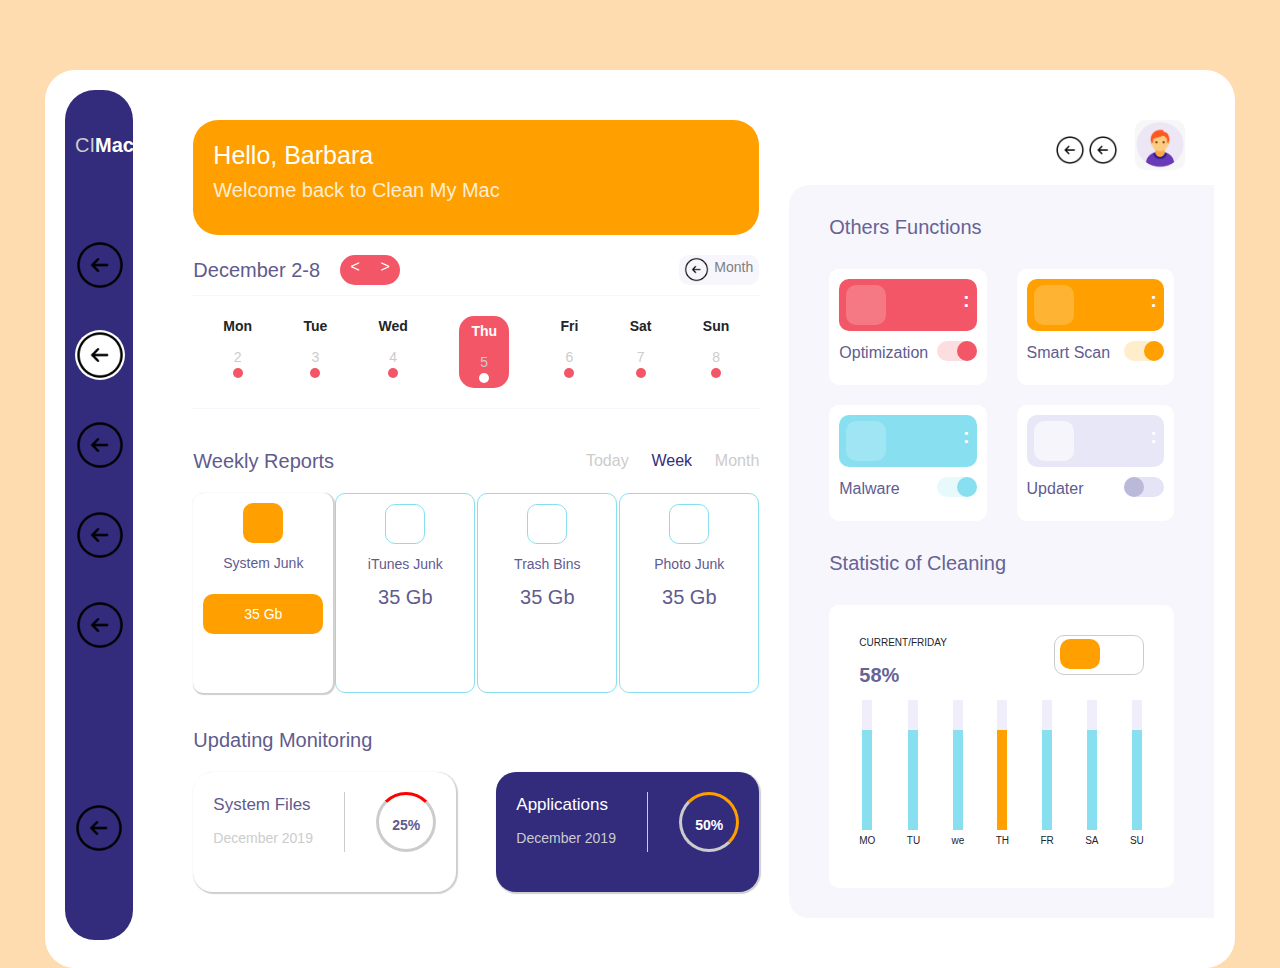
<file: index.html>
<!DOCTYPE html>
<html lang="en">
<head>
    <meta charset="UTF-8">
    <meta name="viewport" content="width=device-width, initial-scale=1.0">
    <meta http-equiv="X-UA-Compatible" content="ie=edge">
    <title>AppNews</title>

    <!-- Mes styles -->
    <link rel="stylesheet" href="css/bootstrap.min.css">
    <link rel="stylesheet" href="css/styles.css">
</head>
<body>

    <!-- Main Content -->
    <div class="mainContent">
        <div class="container-fluid">

            <div class="content">
                <!-- SideBar -->
                <div class="row">
                    <div class="col-xs-12 col-sm-12 col-md-1 col-lg-1 col-xl-1">
                        <div class="sideBar">
                            <div class="sideBar__Title">
                                <p>CI<span>Mac</span></p>
                            </div>
                            <div class="sideBarIcon text-center">
                                <div class="icon">
                                    <a href="#"><img src="img/icon.png" alt="" class="img-fluid"></a>
                                </div>
                                <div style="background-color: white;" class="icon">
                                    <a href="index.html"><img src="img/icon.png" alt="" class="img-fluid"></a>
                                </div>
                                <div class="icon">
                                    <a href="#"><img src="img/icon.png" alt="" class="img-fluid"></a>
                                </div>
                                <div class="icon">
                                    <a href="#"><img src="img/icon.png" alt="" class="img-fluid"></a>
                                </div>
                                <div class="icon">
                                    <a href="#"><img src="img/icon.png" alt="" class="img-fluid"></a>
                                </div>
                                <div class="icon iconbas">
                                    <a href="form.html"><img src="img/icon.png" alt="" class="img-fluid"></a>
                                </div>
                            </div>
                        </div>
                    </div>
                    
                    <!-- Contenu Du Milieu -->
                    <div class="col-xs-12 col-sm-12 col-md-11 col-lg-11 col-xl-11">
                        <div class="contenuMilieu">
                            <div class="row">
                                <div class="col-xs-12 col-sm-12 col-md-7 col-lg-7 col-xl-7"">
                                    <div class="cardHello d-flex">
                                        <div class="cardHello__text">
                                            <h2>Hello, Barbara</h2>
                                            <p>Welcome back to Clean My Mac</p>
                                        </div>
                                        <div class="cardHello__Pic">
                                            <img scr="img/avatar1.png" alt="" class="img-fluid">
                                        </div>
                                    </div>
                                    <div class="calendar">
                                        <div class="month d-flex">
                                            <div class="december d-flex">
                                                <p>December 2-8</p>
                                                <div class="decemberFleche d-flex">
                                                    <a href="#"><</a>
                                                    <a href="#">></a>
                                                </div>
                                            </div>
                                            <div class="month2 d-flex">
                                                <img src="img/icon.png" alt="" class="img-fluid">
                                                <p>Month</p>
                                            </div>
                                        </div>
                                        <div class="calendarContent d-flex">
                                            <div class="day">
                                                <p>Mon</p>
                                                <span>2</span>
                                                <div class="point1"></div>
                                            </div>
                                            <div class="day">
                                                <p>Tue</p>
                                                <span>3</span>
                                                <div class="point1"></div>
                                            </div>
                                            <div class="day">
                                                <p>Wed</p>
                                                <span>4</span>
                                                <div class="point1"></div>
                                            </div>
                                            <div class="day rouge">
                                                <p>Thu</p>
                                                <span>5</span>
                                                <div class="point1"></div>
                                            </div>
                                            <div class="day">
                                                <p>Fri</p>
                                                <span>6</span>
                                                <div class="point1"></div>
                                            </div>
                                            <div class="day">
                                                <p>Sat</p>
                                                <span>7</span>
                                                <div class="point1"></div>
                                            </div>
                                            <div class="day">
                                                <p>Sun</p>
                                                <span>8</span>
                                                <div class="point1"></div>
                                            </div>
                                        </div>
                                    </div>
                                    <div class="weekly">
                                        <div class="weeklyReport d-flex">
                                            <h2>Weekly Reports</h2>
                                            <div class="weeklyLinks">
                                                <a href="#">Today</a>
                                                <a href="#" style="color: #332b7c;">Week</a>
                                                <a href="#">Month</a>
                                            </div>
                                        </div>
                                        <div class="weeklyCard d-flex">
                                            <div class="weekly__cardContent card1">
                                                <div class="iconWeekly icon1">

                                                </div>
                                                <p>System Junk</p>
                                                <div class="cardInCard">
                                                    <p>35 Gb</p>
                                                </div>
                                            </div>
                                            <div class="weekly__cardContent">
                                                <div class="iconWeekly">
                                            
                                                </div>
                                                <p>iTunes Junk</p>
                                                <h2>35 Gb</h2>
                                            </div>
                                            <div class="weekly__cardContent">
                                                <div class="iconWeekly">
                                            
                                                </div>
                                                <p>Trash Bins</p>
                                                <h2>35 Gb</h2>
                                            </div>
                                            <div class="weekly__cardContent">
                                                <div class="iconWeekly">
                                            
                                                </div>
                                                <p>Photo Junk</p>
                                                    <h2>35 Gb</h2>
                                                </div>
                                            </div>
                                    </div>
                                    <div class="update mt-4">
                                        <h2>Updating Monitoring</h2>
                                        <div class="updateCard d-flex">
                                            <div class="updateCard1 d-flex">
                                                <div class="updateCard1__text">
                                                    <p>System Files</p>
                                                    <span>December 2019</span>
                                                </div>
                                                <div class="trait"></div>
                                                <div class="percentUdapte">
                                                    <p>25%</p>
                                                </div>
                                            </div>
                                            <div class="updateCard2 d-flex">
                                                <div class="updateCard1__text">
                                                    <p>Applications</p>
                                                    <span>December 2019</span>
                                                </div>
                                                <div class="trait"></div>
                                                <div class="percentUdapte orangepercent">
                                                    <p>50%</p>
                                                </div>
                                            </div>
                                        </div>
                                    </div>
                                    </div>
                                    <div class="col-xs-12 col-sm-12 col-md-5 col-lg-5 col-xl-5"">
                                        <div class="contenuDroit">
                                            <div class="profile d-flex">
                                                <div class="iconProfile">
                                                    <img src="img/icon.png" alt="" class="img-fluid">
                                                    <img src="img/icon.png" alt="" class="img-fluid">
                                                </div>
                                                <div class="picProfile">
                                                    <img src="img/avatar1.png" alt="" class="img-fluid">
                                                </div>
                                            </div>
                                            <div class="bigCard">
                                                <div class="function">
                                                    <h2 style="color: #676394;">Others Functions</h2>
                                                    <div class="cardFunction">
                                                        <div class="row">
                                                            <div class="col-xs-12 col-sm-12 col-md-6 col-lg-6 col-xl-6">
                                                                <div class="cardFunction__content">
                                                                    <div class="contentHaut d-flex">
                                                                        <div class="iconFunction">

                                                                        </div>
                                                                        <a href="#">:</a>
                                                                    </div>
                                                                    <div class="contentBas d-flex">
                                                                        <p>Optimization</p>
                                                                        <div class="contentBasButton">
                                                                            <div  class="button"></div>
                                                                        </div>
                                                                    </div>
                                                                </div>
                                                            </div>
                                                            <div class="col-xs-12 col-sm-12 col-md-6 col-lg-6 col-xl-6">
                                                                <div class="cardFunction__content">
                                                                    <div class="contentHaut contentHaut2 d-flex">
                                                                        <div class="iconFunction iconFunction2">
                                                            
                                                                        </div>
                                                                        <a href="#">:</a>
                                                                    </div>
                                                                    <div class="contentBas d-flex">
                                                                        <p>Smart Scan</p>
                                                                        <div class="contentBasButton contentBasButton2">
                                                                            <div class="button button2"></div>
                                                                        </div>
                                                                    </div>
                                                                </div>
                                                            </div>
                                                            <div class="col-xs-12 col-sm-12 col-md-6 col-lg-6 col-xl-6">
                                                                <div class="cardFunction__content">
                                                                    <div class="contentHaut contentHaut3 d-flex">
                                                                        <div class="iconFunction iconFunction3">
                                                            
                                                                        </div>
                                                                        <a href="#">:</a>
                                                                    </div>
                                                                    <div class="contentBas d-flex">
                                                                        <p>Malware</p>
                                                                        <div class="contentBasButton contentBasButton3">
                                                                            <div class="button button3"></div>
                                                                        </div>
                                                                    </div>
                                                                </div>
                                                            </div>
                                                            <div class="col-xs-12 col-sm-12 col-md-6 col-lg-6 col-xl-6">
                                                                <div class="cardFunction__content">
                                                                    <div class="contentHaut contentHaut4 d-flex">
                                                                        <div class="iconFunction iconFunction4">
                                                            
                                                                        </div>
                                                                        <a href="#">:</a>
                                                                    </div>
                                                                    <div class="contentBas d-flex">
                                                                        <p>Updater</p>
                                                                        <div class="contentBasButton contentBasButton4">
                                                                            <div class="button button4"></div>
                                                                        </div>
                                                                    </div>
                                                                </div>
                                                            </div>
                                                        </div>
                                                    </div>
                                                    <div class="statistic">
                                                        <h2 style="color: #676394;">Statistic of Cleaning</h2>
                                                        <div class="statisticCard">
                                                            <div class="current d-flex">
                                                                <div class="curentText">
                                                                    <p>CURRENT/FRIDAY</p>
                                                                    <p style="color: #676394; font-weight: bold; font-size: 2rem;">58%</p>
                                                                </div>
                                                                <div class="currentButton">
                                                                    <div class="graphButton"></div>
                                                                </div>
                                                            </div>
                                                            <div class="graph d-flex">
                                                                <div class="dayGraph">
                                                                    <div class="dayGraphStat mb-1">
                                                                        <div class="graphColor"></div>
                                                                    </div>
                                                                    <p>MO</p>
                                                                </div>
                                                                <div class="dayGraph">
                                                                    <div class="dayGraphStat mb-1">
                                                                        <div class="graphColor"></div>
                                                                    </div>
                                                                    <p>TU</p>
                                                                </div>
                                                                <div class="dayGraph">
                                                                    <div class="dayGraphStat mb-1">
                                                                        <div class="graphColor"></div>
                                                                    </div>
                                                                    <p>we</p>
                                                                </div>
                                                                <div class="dayGraph">
                                                                    <div style="background-color: #ffa000;"  class="dayGraphStat mb-1">
                                                                        <div class="graphColor"></div>
                                                                    </div>
                                                                    <p>TH</p>
                                                                </div>
                                                                <div class="dayGraph">
                                                                    <div class="dayGraphStat mb-1">
                                                                        <div class="graphColor"></div>
                                                                    </div>
                                                                    <p>FR</p>
                                                                </div>
                                                                <div class="dayGraph">
                                                                    <div class="dayGraphStat mb-1">
                                                                        <div class="graphColor"></div>
                                                                    </div>
                                                                    <p>SA</p>
                                                                </div>
                                                                <div class="dayGraph">
                                                                    <div class="dayGraphStat mb-1">
                                                                        <div class="graphColor"></div>
                                                                    </div>
                                                                    <p>SU</p>
                                                                </div>
                                                            </div>
                                                        </div>
                                                    </div>
                                                </div>
                                            </div>
                                        </div>
                                    </div>
                                </div>
                            </div>
                        </div>
                    </div>
                </div>
            </div>

        </div>
    </div>

    
    

    <script src="js/jquery.min.js"></script>
    <script src="js/bootstrap.min.js"></script>
</body>
</html>
</file>
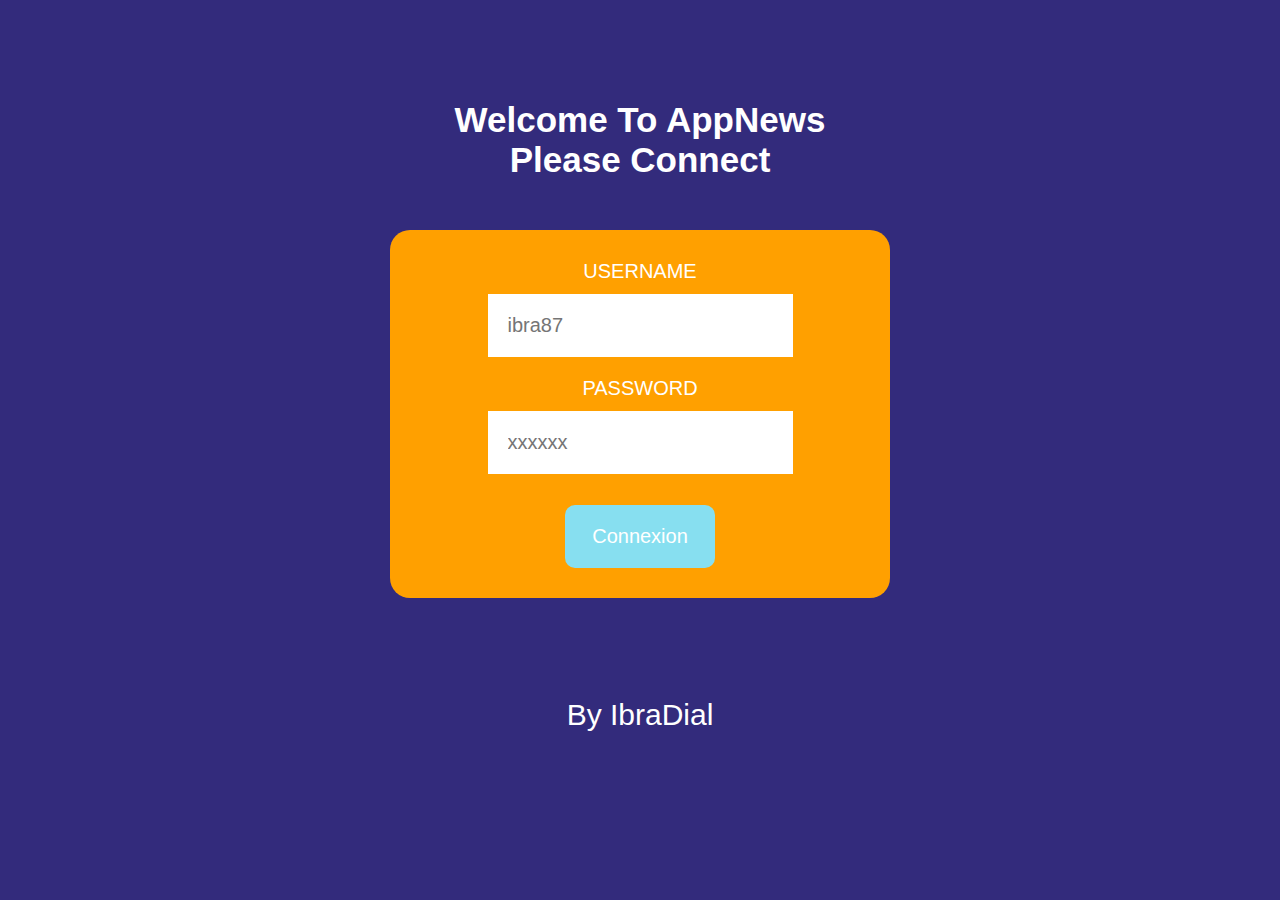
<file: form.html>
<!DOCTYPE html>
<html lang="en">
<head>
    <meta charset="UTF-8">
    <meta name="viewport" content="width=device-width, initial-scale=1.0">
    <title>CONNEXION APPNEWS</title>
    <link rel="stylesheet" href="css/form.css">
    <link rel="stylesheet" href="css/styles.css">
</head>
<body style="background-color: #332b7c;">

    <!-- Formulaire -->
    <div class="container">
        <div class="formulaire">
            <h1>Welcome To AppNews <br> Please Connect</h1>
            <form action="">
                <label for="username">USERNAME</label><br><br>
                <input id="username" type="text" placeholder="ibra87"><br>
                <label for="password">PASSWORD</label><br><br>
                <input id="password" type="password" placeholder="xxxxxx"><br><br>
                <div><a href="index.html">Connexion</a></div>
            </form>
        </div>
    </div>

    <footer>By IbraDial</footer>
    
</body>
</html>
</file>
<file: css/styles.css>
:root
{
    --color-font: #fedcb0;
    --color-side: #332b7c;
    --color-orange: #ffa000;
    --color-red: #f35666;
    --color-green: #87dff0;
}

/* _____ GENERAL _____*/
*
{
    margin: 0;
    padding: 0;
    box-sizing: inherit;
}

html
{
    font-size: 62.5%;
    scroll-behavior: smooth;
}

body
{
    font-size: 1rem;
    box-sizing: border-box;
    font-family: 'Roboto', sans-serif;
}

/* Main content CSS */

.mainContent
{
    min-height: 100vh;
    width: 100%;
    background-color: var(--color-font);
    padding: 7rem 3rem 0 3rem;
}

.content
{
    min-height: 50rem;
    width: 100%;
    background-color: white;
    border-radius: 3rem;
    padding: 2rem;
}

/* SideBar CSS */

.sideBar
{
    min-height: 85rem;
    width: 100%;
    background-color: var(--color-side);
    padding: 1rem;
    border-radius: 3rem;
    position: relative;
}

.sideBar__Title 
{
    padding: 3rem 0;
    text-align: center;
}

.sideBar__Title p
{
    color: #ccc;
    font-size: 2rem;
}

.sideBar__Title span
{
    color: white;
    font-weight: bold;
}

.sideBarIcon
{
    margin-top: 4rem;
}

.sideBarIcon .icon
{
    height: 5rem;
    width: 5rem;
    border-radius: 50%;
    margin: 0 auto;
    margin-bottom: 4rem;
}

.sideBarIcon .icon img
{
    height: 5rem;
    width: 100%;
    border-radius: 50%;
    object-fit: cover;
}

.sideBarIcon .iconbas
{
    position: absolute;
    bottom: 5%;
    left: 50%;
    transform: translate(-50%, -10%);
}

.icon:active
{
    background-color: white;
}

/* Contenu Milieu CSS */

.contenuMilieu
{
    background-color: white;
    min-height: 50rem;
    width: 100%;
    padding: 3rem;
}

.cardHello
{
    min-height: 8rem;
    width: 100%;
    background-color: var(--color-orange);
    border-radius: 2.5rem;
    padding: 2rem;
}

.cardHello h2
{
    color: white;
    font-size: 2.5rem;
}

.cardHello p
{
    color: #ffedd4;
    font-size: 2rem;
}

.cardHello__Pic
{
    height: 5rem;
}

.cardHello__Pic img
{
    height: 5rem;
    width: 100%;
    object-fit: cover;
}

.calendar
{
    padding: 2rem 0;
}

.month
{
    justify-content: space-between;
    border-bottom: solid 1px #f6f6fc;
}

.december p
{
    font-size: 2rem;
    color: #5f5b8e;
}

.decemberFleche
{
    height: 3rem;
    width: 6rem;
    background-color: var(--color-red);
    margin: 0rem 2rem;
    border-radius: 2rem;
    text-align: center;
    justify-content: space-around;
}

.decemberFleche a
{
    color: white;
    font-size: 1.6rem;
}

.month2
{
    width: 8rem;
    height: 3rem;
    background-color: #f6f6fc;
    border-radius: 1rem;
    padding: .2rem .5rem;
}

.month2 img
{
    height: 2.5rem;
    width: 2.5rem;
}

.month2 p
{
    font-size: 1.4rem;
    color: grey;
    margin-left: .5rem;
}

.calendarContent
{
    padding: 2rem 3rem;
    font-size: 1.4rem;
    text-align: center;
    justify-content: space-between;
    border-bottom: solid 1px #f6f6fc;
}

.calendarContent p
{
    font-weight: bold;
}

.calendarContent span
{
    color: #ccc;
}

.day .point1
{
    width: 1rem;
    height: 1rem;
    border-radius: 50%;
    background-color: var(--color-red);
    margin: 0 auto;
}

.rouge
{
    min-height: 4rem;
    width: 5rem;
    background-color: var(--color-red);
    padding: 0.5rem;
    color: white;
    border-radius: 1.5rem;
}

.rouge .point1
{
    background-color: white;
}

.weekly
{
    padding: 2rem 0;
    color: #5f5b8e;
}

.weeklyReport
{
    justify-content: space-between;
    margin-bottom: 1.5rem;
}


.weeklyLinks a
{
    color: #CCC;
    font-size: 1.6rem;
    margin-left: 2rem;
    text-decoration: none;
}

.weeklyCard
{
    justify-content: space-between;
}

.weekly__cardContent
{
    height: 20rem;
    width: 14rem;
    border-radius: 1rem;
    text-align: center;
    padding: 1rem;
    border: 1px solid var(--color-green);
}

.weeklyCard .card1
{
    box-shadow: 1px 1px 1px 1px rgba(160, 157, 157, 0.5);
    border: none;
}

.iconWeekly
{
    height: 4rem;
    width: 4rem;
    border-radius: 1rem;
    margin: 0 auto;
    margin-bottom: 1rem;
    border: 1px solid var(--color-green);
}

.weekly__cardContent p
{
    font-size: 1.4rem;
}

.icon1
{
    background-color: var(--color-orange);
    border: none;
}

.cardInCard
{
    margin-top: 2rem;
    height: 4rem;
    width: 12rem;
    border-radius: 1rem;
    background-color: var(--color-orange);
    text-align: center;
    padding-top: 1rem;
    color: white;
}

.update h2
{
    color: #5f5b8e;
}

.updateCard
{
    margin-top: 2rem;
    justify-content: space-around;
}

.updateCard1
{
    flex: 1;
    height: 12rem;
    box-shadow: 1px 1px 1px 1px rgba(160, 157, 157, 0.5);
    border-radius: 2rem;
    padding: 2rem;
    justify-content: space-between;
    margin-right: 2rem;
}

.updateCard1__text p
{
    color: #5f5b8e;
    font-size: 1.7rem;
}

.updateCard1__text span
{
    color: #ccc;
    font-size: 1.4rem;
}

.trait
{
    height: 6rem;
    width: 1px;
    background-color: #ccc;
}

.percentUdapte
{
    height: 6rem;
    width: 6rem;
    border-radius: 50%;
    border: 3px solid #ccc;
    text-align: center;
    padding: 2rem 0;
    border-top-color: red;
}

.orangepercent
{
    border-top: 3px solid var(--color-orange);
    border-right: 3px solid var(--color-orange);
}

.percentUdapte p
{
    font-size: 1.4rem;
    color: #5f5b8e;
    font-weight: bold;
}

.updateCard2
{
    flex: 1;
    height: 12rem;
    box-shadow: 1px 1px 1px 1px rgba(160, 157, 157, 0.5);
    border-radius: 2rem;
    padding: 2rem;
    justify-content: space-between;
    margin-left: 2rem;
    background-color: var(--color-side);
}

.updateCard2 p {
    color: white;
}

/* Contenu Droit */

.contenuDroit
{

}

.profile
{
    float: right;
}

.iconProfile
{
    height: 5rem;
    width: 12rem;
    margin-top: 1.5rem;
    margin-right: -4rem;
}

.iconProfile img
{
    height: 3rem;
    width: 3rem;
    object-fit: cover;
}

.picProfile
{
    height: 5rem;
    width: 5rem;
    border-radius: 1rem;
}

.picProfile img
{
    height: 5rem;
    width: 100%;
    border-radius: 1rem;
}

.bigCard
{
    min-height: 5rem;
    width: 107.3%;
    border-top-left-radius: 2rem;
    border-bottom-left-radius: 2rem;
    background-color: #f6f6fc;
    clear: both;
    padding: 3rem 4rem;
}

.cardFunction
{
    margin-top: 3rem;
}

.cardFunction__content
{
    min-height: 10rem;
    width: 100%;
    padding: 1rem;
    background-color: white;
    border-radius: 1rem;
    margin-bottom: 2rem;
}

.contentHaut
{
    min-height: 4rem;
    width: 100%;
    background-color: var(--color-red);
    border-radius: 1rem;
    padding: .6rem .7rem;
    justify-content: space-between;
}

.contentHaut2
{
    background-color: var(--color-orange);
}

.contentHaut3
{
    background-color: var(--color-green);
}

.contentHaut4
{
    background-color: #e7e7f7;
}

.iconFunction
{
    height: 4rem;
    width: 4rem;
    background-color: #f57885;
    border-radius: 1rem;
}

.iconFunction2
{
    background-color: #ffb333
}

.iconFunction3
{
    background-color: #9fe5f3;
}

.iconFunction4
{
    background-color: #f5f5fb;
}

.contentHaut a
{
    color: white;
    font-size: 2rem;
    font-weight: bold;
    text-decoration: none;
}

.contentBas
{
    margin-top: 1rem;
    font-size: 1.6rem;
    color: #605c8f;
    justify-content: space-between;
}

.contentBasButton
{
    height: 2rem;
    width: 4rem;
    background-color: #fcdee1;
    border-radius: 1rem;
}

.contentBasButton2
{
    background-color: #ffedcc;
}

.contentBasButton3
{
    background-color: #e8f9fc;
}

.contentBasButton4
{
    background-color: #e4e4f6;
}

.contentBasButton .button
{
    height: 2rem;
    width: 2rem;
    background-color: var(--color-red);
    border-radius: 50%;
    float: right;
}

.contentBasButton2 .button2
{
    background-color: var(--color-orange);
}

.contentBasButton3 .button3
{
    background-color: var(--color-green);
}

.contentBasButton4 .button4
{
    background-color: #bbb9da;
    float: left;
}

.statistic
{
    margin-top: 1rem;
}

.statistic h2
{
    margin-bottom: 3rem;
}

.statisticCard
{
    padding: 3rem;
    min-height: 20rem;
    width: 100%;
    background-color: white;
    border-radius: 1rem;
}

.current
{
    justify-content: space-between;
}

.currentButton
{
    height: 4rem;
    width: 9rem;
    border: 1px solid #ccc;
    border-radius: 1rem;
    padding: .3rem .5rem;
}

.currentButton .graphButton
{
    height: 3rem;
    width: 4rem;
    background-color: var(--color-orange);
    border-radius: 1rem;
}

.graph
{
    justify-content: space-between;
}

.dayGraphStat
{
    height: 13rem;
    width: 1rem;
    background-color: var(--color-green);
    margin: 0 auto;
}

.graphColor
{
    height: 3rem;
    width: 1rem;
    background-color: #efeefa;
}
</file>
<file: css/form.css>
input:focus, button:focus{
    outline: none;
}

.formulaire
{
    margin: 0 auto;
    padding: 10rem;
}

.formulaire h1
{
    color: white;
    text-align: center;
    font-size: 3.5rem;
}

form
{
    width: 50rem;
    padding: 3rem;
    background-color: #ffa000;
    margin: 0 auto;
    margin-top: 5rem;
    text-align: center;
    border-radius: 2rem;
}

label
{
    font-size: 2rem;
    padding: 2rem;
    margin-bottom: 2rem;
    color: white;
}

input
{
    font-size: 2rem;
    padding: 2rem;
    margin-bottom: 2rem;
    border: none;
}

form div
{
    text-align: center;
    padding: 2rem;
    width: 15rem;
    background-color: #87dff0;
    font-size: 2rem;
    margin: 0 auto;
    border-radius: 1rem;
    border: none;
}

form div a
{
    color: white;
    text-decoration: none;
}

footer
{
    font-size: 3rem;
    color: white;
    text-align: center;
}
</file>
